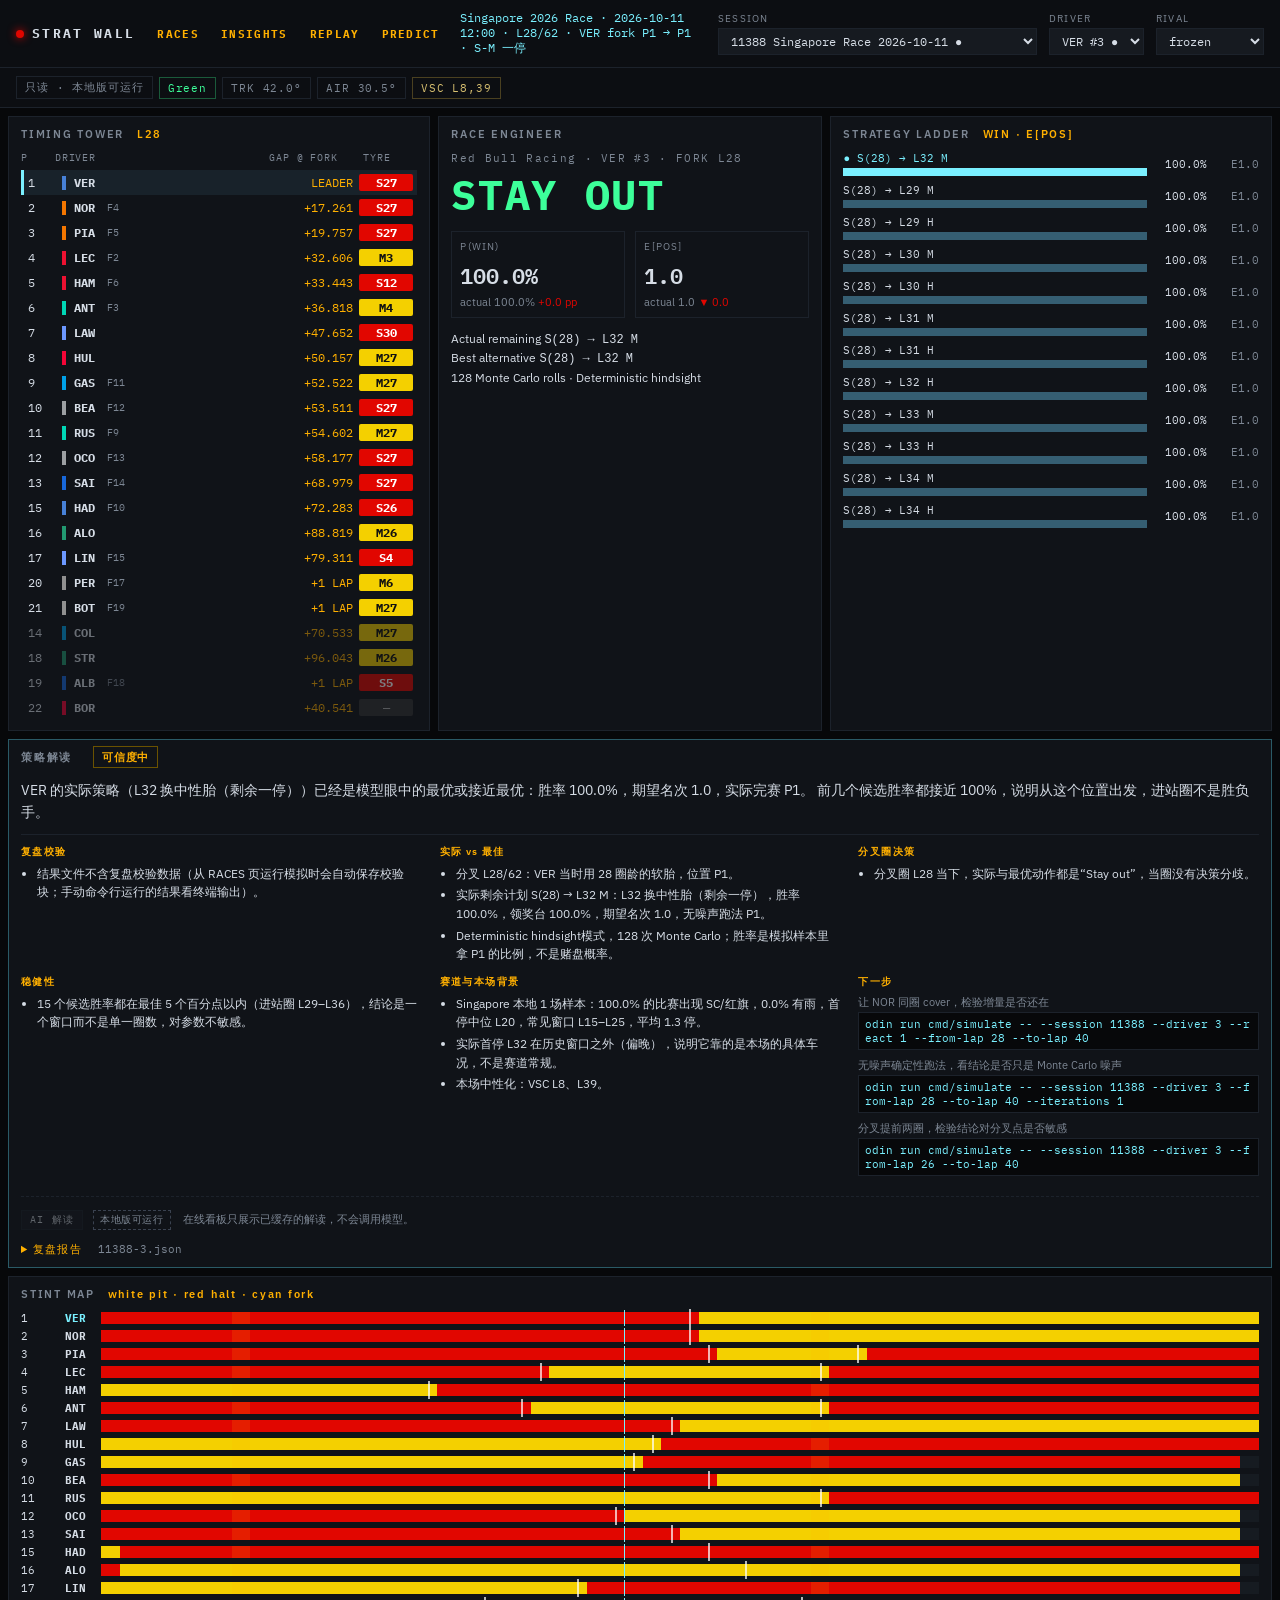
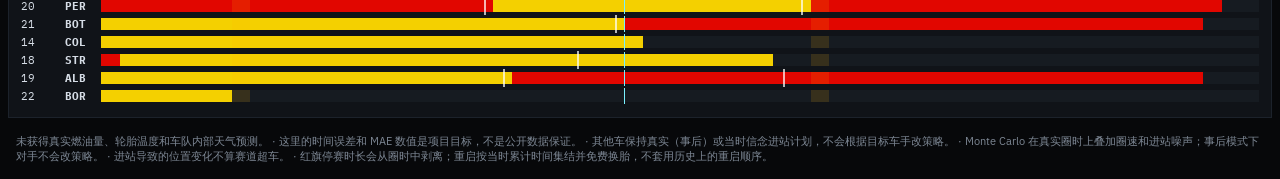
<file: index.html>
<!DOCTYPE html>
<html data-static="1" lang="zh-CN">
<head>
  <meta charset="utf-8" />
  <meta name="viewport" content="width=device-width, initial-scale=1" />
  <title>STRAT WALL</title>
  <link rel="preconnect" href="https://fonts.googleapis.com" />
  <link rel="preconnect" href="https://fonts.gstatic.com" crossorigin />
  <link href="https://fonts.googleapis.com/css2?family=IBM+Plex+Mono:wght@400;500;600;700&family=IBM+Plex+Sans:wght@400;500;600&display=swap" rel="stylesheet" />
  <link rel="stylesheet" href="styles.css?v=explain1" />
</head>
<body>
  <header class="top">
    <div class="brand">
      <span class="live-dot"></span>
      STRAT WALL
      <a class="nav" href="races.html">RACES</a>
      <a class="nav" href="insights.html">INSIGHTS</a>
      <a class="nav" href="replay.html">REPLAY</a>
      <a class="nav" href="insights.html#predict">PREDICT</a>
    </div>
    <div class="meta" id="meta">loading…</div>
    <div class="controls">
      <label>SESSION
        <select id="session"></select>
      </label>
      <label>DRIVER
        <select id="driver"></select>
      </label>
      <label>RIVAL
        <select id="react">
          <option value="">frozen</option>
          <option value="1">react file</option>
          <option value="0">no react</option>
        </select>
      </label>
    </div>
  </header>

  <div class="flags" id="flags"></div>

  <main class="grid">
    <section class="panel tower-panel">
      <h2>TIMING TOWER <span id="tower-sub"></span></h2>
      <div class="tower-head">
        <span>P</span><span>DRIVER</span><span>GAP @ FORK</span><span>TYRE</span>
      </div>
      <div id="tower"></div>
    </section>

    <section class="panel call-panel">
      <h2>RACE ENGINEER</h2>
      <div id="call"></div>
    </section>

    <section class="panel strat-panel">
      <h2>STRATEGY LADDER <span>WIN · E[POS]</span></h2>
      <div id="ladder"></div>
    </section>
  </main>

  <section class="panel stint-panel explain-panel" id="explain-panel" hidden>
    <h2>策略解读 <span id="explain-sub"></span></h2>
    <div id="explain"></div>
  </section>

  <section class="panel stint-panel">
    <h2>STINT MAP <span>white pit · red halt · cyan fork</span></h2>
    <div id="stints"></div>
  </section>

  <footer class="caveats" id="caveats"></footer>
  <script src="app.js?v=explain1"></script>
</body>
</html>
</file>
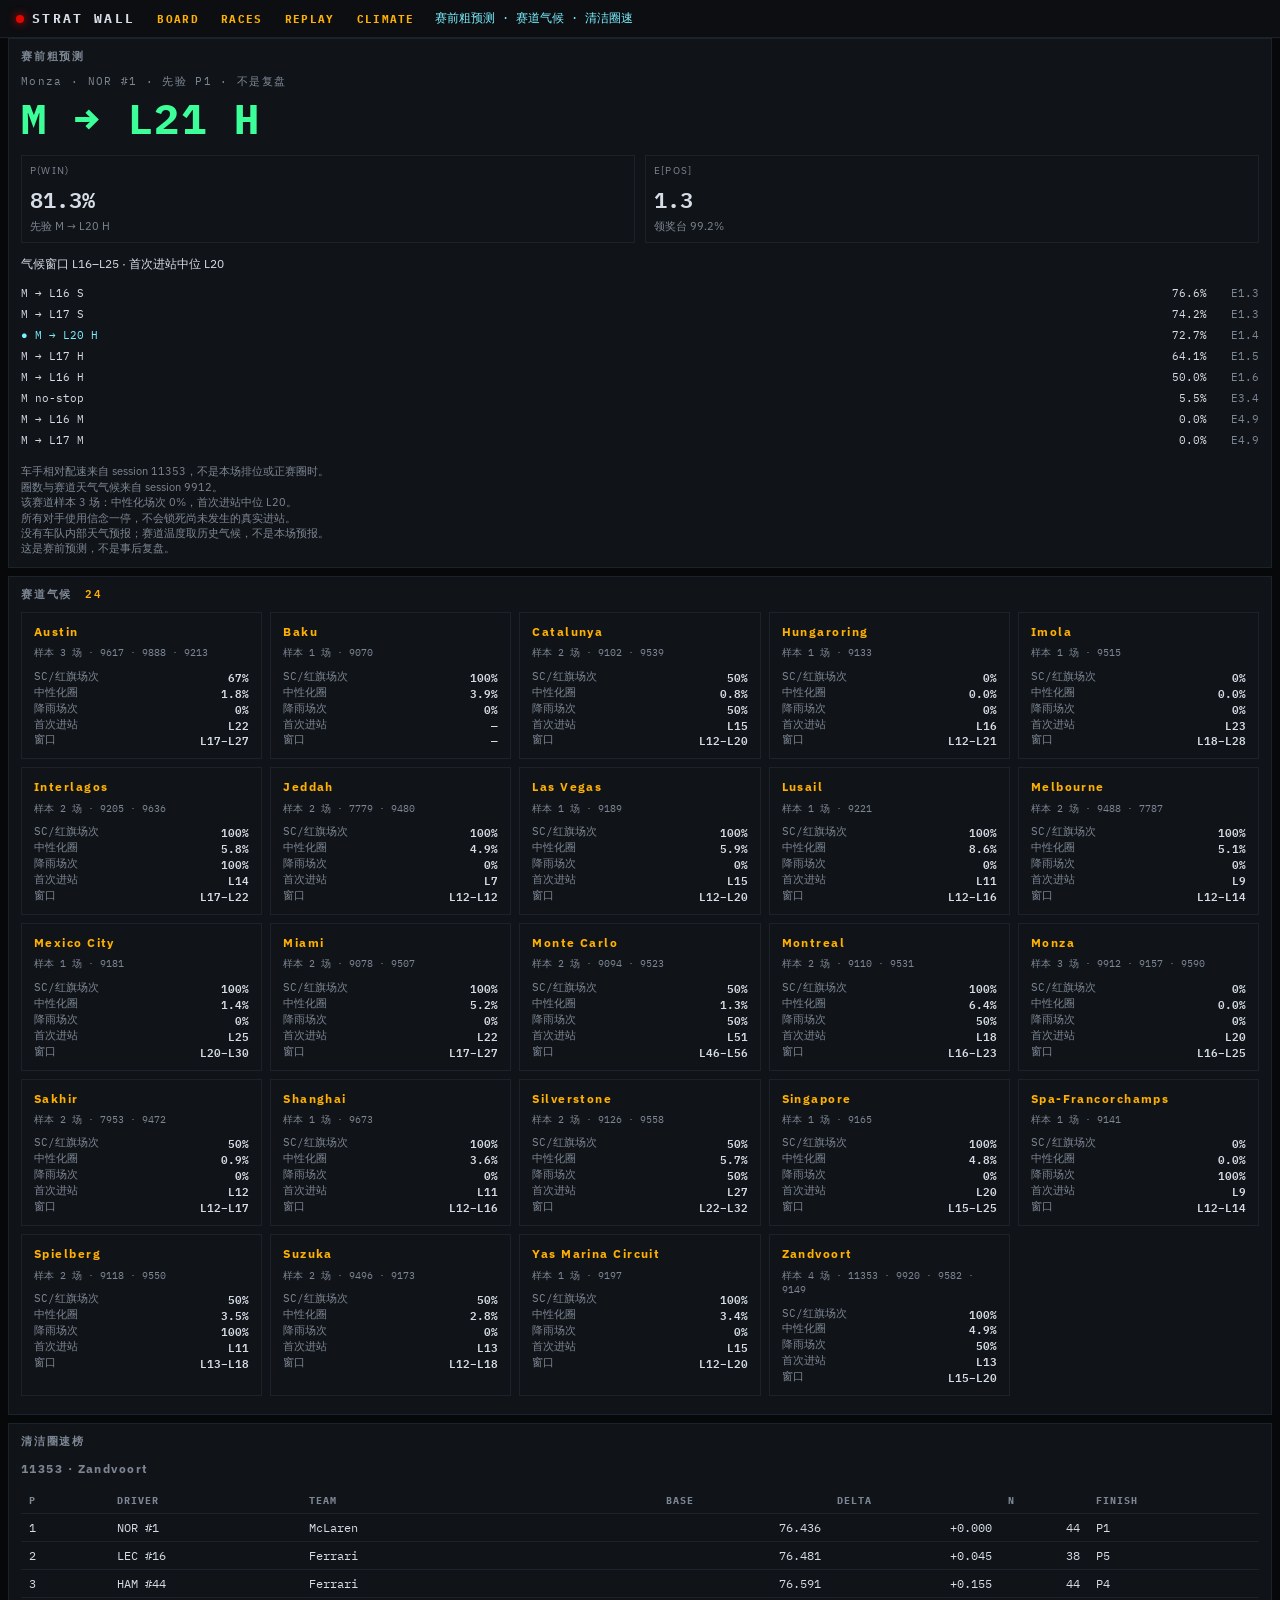
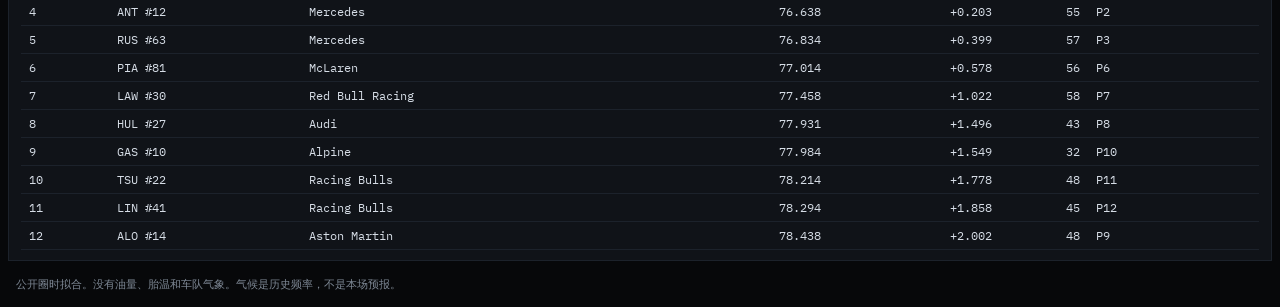
<file: insights.html>
<!DOCTYPE html>
<html data-static="1" lang="zh-CN" class="insights">
<head>
  <meta charset="utf-8" />
  <meta name="viewport" content="width=device-width, initial-scale=1" />
  <title>INSIGHTS · STRAT WALL</title>
  <link rel="preconnect" href="https://fonts.googleapis.com" />
  <link rel="preconnect" href="https://fonts.gstatic.com" crossorigin />
  <link href="https://fonts.googleapis.com/css2?family=IBM+Plex+Mono:wght@400;500;600;700&family=IBM+Plex+Sans:wght@400;500;600&display=swap" rel="stylesheet" />
  <link rel="stylesheet" href="styles.css?v=replay1" />
</head>
<body class="insights">
  <header class="top">
    <div class="brand">
      <span class="live-dot"></span>
      STRAT WALL
      <a class="nav" href="index.html">BOARD</a>
      <a class="nav" href="races.html">RACES</a>
      <a class="nav" href="replay.html">REPLAY</a>
      <a class="nav" href="#climate-panel">CLIMATE</a>
    </div>
    <div class="meta">赛前粗预测 · 赛道气候 · 清洁圈速</div>
  </header>
  <section class="panel call-panel" id="predict">
    <h2>赛前粗预测</h2>
    <div id="predict-body"></div>
  </section>
  <section class="panel stint-panel" id="climate-panel">
    <h2>赛道气候 <span id="climate-count"></span></h2>
    <div class="cards" id="climate"></div>
  </section>
  <section class="panel stint-panel">
    <h2>清洁圈速榜</h2>
    <div id="pace"></div>
  </section>
  <footer class="caveats">公开圈时拟合。没有油量、胎温和车队气象。气候是历史频率，不是本场预报。</footer>
  <script src="insights.js?v=replay1"></script>
</body>
</html>
</file>
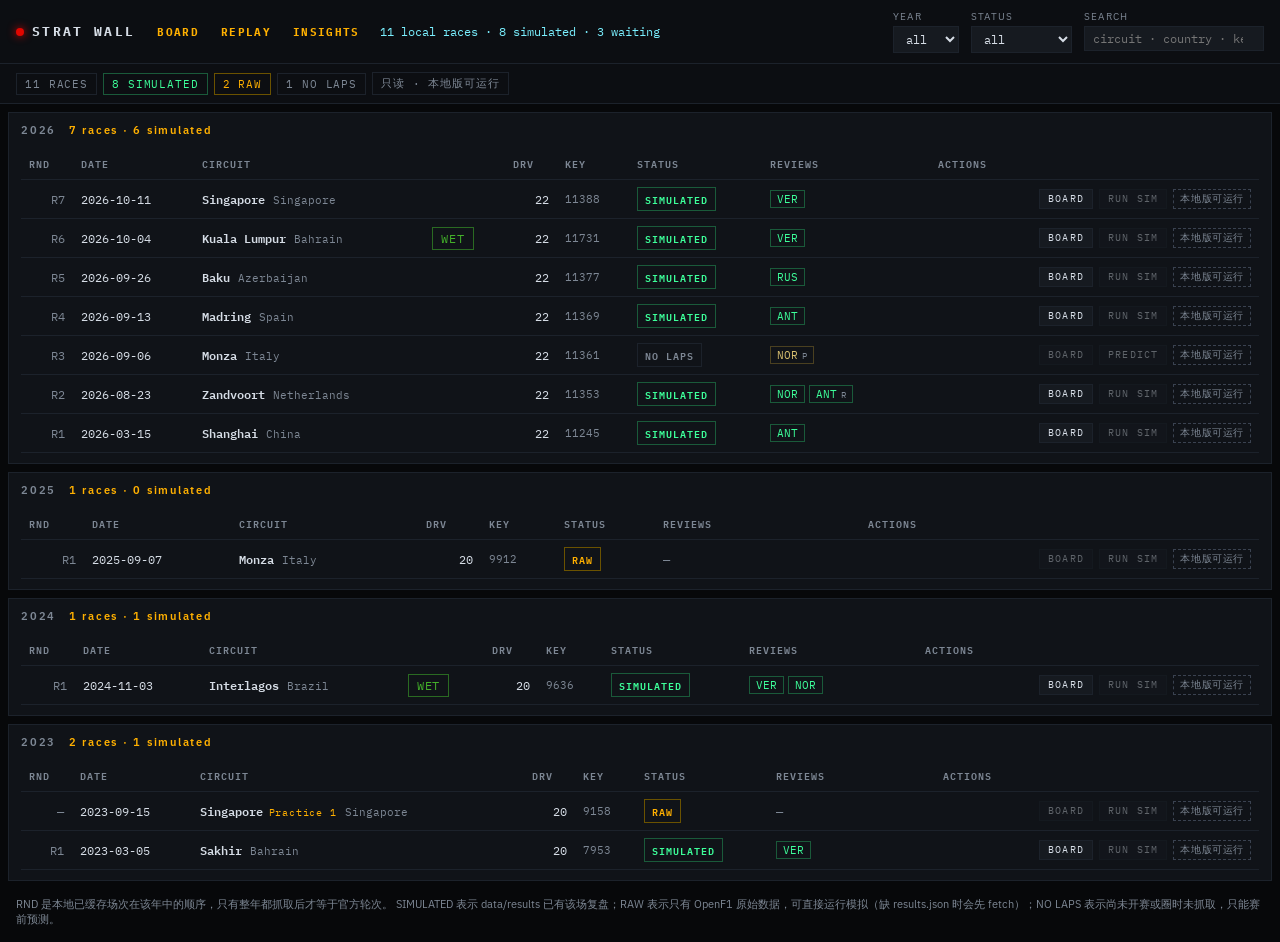
<file: races.html>
<!DOCTYPE html>
<html data-static="1" lang="zh-CN" class="races">
<head>
  <meta charset="utf-8" />
  <meta name="viewport" content="width=device-width, initial-scale=1" />
  <title>RACES · STRAT WALL</title>
  <link rel="preconnect" href="https://fonts.googleapis.com" />
  <link rel="preconnect" href="https://fonts.gstatic.com" crossorigin />
  <link href="https://fonts.googleapis.com/css2?family=IBM+Plex+Mono:wght@400;500;600;700&family=IBM+Plex+Sans:wght@400;500;600&display=swap" rel="stylesheet" />
  <link rel="stylesheet" href="styles.css?v=races1" />
</head>
<body class="races">
  <header class="top">
    <div class="brand">
      <span class="live-dot"></span>
      STRAT WALL
      <a class="nav" href="index.html">BOARD</a>
      <a class="nav" href="replay.html">REPLAY</a>
      <a class="nav" href="insights.html">INSIGHTS</a>
    </div>
    <div class="meta" id="meta">loading…</div>
    <div class="controls race-controls">
      <label>YEAR
        <select id="year"><option value="">all</option></select>
      </label>
      <label>STATUS
        <select id="status">
          <option value="">all</option>
          <option value="simulated">simulated</option>
          <option value="raw">raw only</option>
          <option value="pending">no laps</option>
        </select>
      </label>
      <label>SEARCH
        <input id="search" type="search" placeholder="circuit · country · key" autocomplete="off" />
      </label>
    </div>
  </header>

  <div class="flags race-summary" id="summary"></div>

  <section class="panel jobs-panel" id="jobs-panel" hidden>
    <h2>JOBS <span id="jobs-sub"></span></h2>
    <div id="jobs"></div>
  </section>

  <main id="races"></main>

  <footer class="caveats" id="caveats">
    RND 是本地已缓存场次在该年中的顺序，只有整年都抓取后才等于官方轮次。
    SIMULATED 表示 data/results 已有该场复盘；RAW 表示只有 OpenF1 原始数据，可直接运行模拟（缺 results.json 时会先 fetch）；NO LAPS 表示尚未开赛或圈时未抓取，只能赛前预测。
  </footer>

  <dialog id="run-dialog" class="run-dialog">
    <form method="dialog" id="run-form">
      <h2 id="run-title">RUN SIMULATION</h2>
      <div class="run-kicker" id="run-kicker"></div>
      <div class="run-fields" id="run-fields">
        <label>DRIVER
          <select id="run-driver" required></select>
        </label>
        <label class="sim-only">FORK / FROM LAP
          <input id="run-from" type="number" min="1" max="120" value="20" required />
        </label>
        <label class="sim-only">TO LAP
          <input id="run-to" type="number" min="1" max="120" value="32" required />
        </label>
        <label class="sim-only">RIVAL REACT
          <select id="run-react"><option value="">frozen (none)</option></select>
        </label>
        <label class="sim-only">ITERATIONS
          <input id="run-iter" type="number" min="1" max="4096" placeholder="128" />
        </label>
      </div>
      <div class="run-note" id="run-note"></div>
      <pre class="run-cmd" id="run-cmd"></pre>
      <div class="run-error" id="run-error"></div>
      <div class="run-actions">
        <button type="button" class="btn" id="run-cancel">CANCEL</button>
        <button type="submit" class="btn primary" id="run-submit">START</button>
      </div>
    </form>
  </dialog>

  <script src="races.js?v=races1"></script>
</body>
</html>
</file>
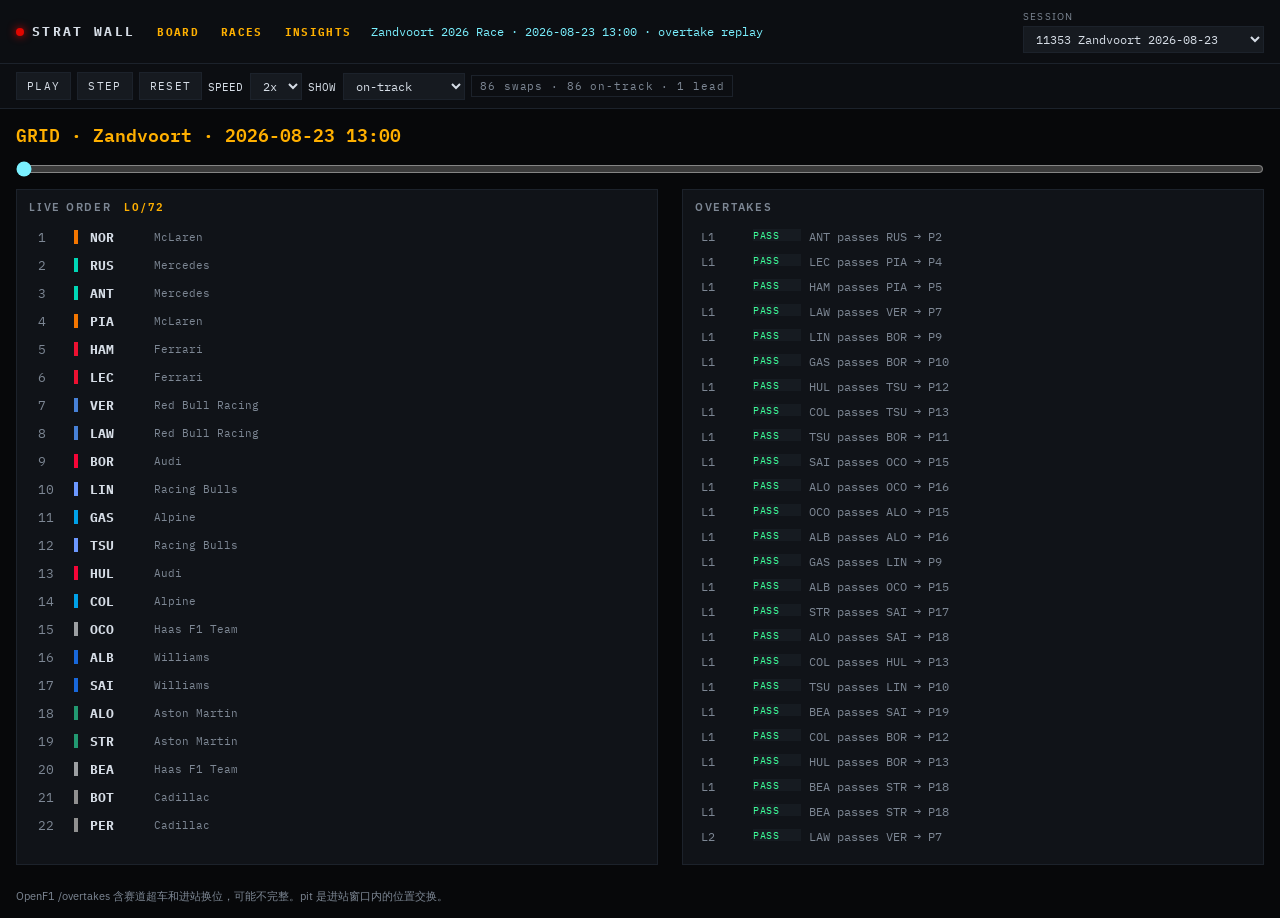
<file: replay.html>
<!DOCTYPE html>
<html data-static="1" lang="zh-CN" class="replay">
<head>
  <meta charset="utf-8" />
  <meta name="viewport" content="width=device-width, initial-scale=1" />
  <title>OVERTAKE REPLAY · STRAT WALL</title>
  <link rel="preconnect" href="https://fonts.googleapis.com" />
  <link rel="preconnect" href="https://fonts.gstatic.com" crossorigin />
  <link href="https://fonts.googleapis.com/css2?family=IBM+Plex+Mono:wght@400;500;600;700&family=IBM+Plex+Sans:wght@400;500;600&display=swap" rel="stylesheet" />
  <link rel="stylesheet" href="styles.css?v=replay2" />
</head>
<body class="replay">
  <header class="top">
    <div class="brand">
      <span class="live-dot"></span>
      STRAT WALL
      <a class="nav" href="index.html">BOARD</a>
      <a class="nav" href="races.html">RACES</a>
      <a class="nav" href="insights.html">INSIGHTS</a>
    </div>
    <div class="meta" id="meta">overtake replay</div>
    <div class="controls">
      <label>SESSION
        <select id="session"></select>
      </label>
    </div>
  </header>

  <div class="flags replay-controls">
    <button type="button" id="btn-play">PLAY</button>
    <button type="button" id="btn-step">STEP</button>
    <button type="button" id="btn-reset">RESET</button>
    <label>SPEED
      <select id="speed">
        <option value="700">1x</option>
        <option value="350" selected>2x</option>
        <option value="160">4x</option>
        <option value="70">8x</option>
      </select>
    </label>
    <label>SHOW
      <select id="filter">
        <option value="track" selected>on-track</option>
        <option value="all">all swaps</option>
        <option value="lead">lead changes</option>
      </select>
    </label>
    <span class="pill" id="count-pill"></span>
  </div>

  <div class="replay-call" id="call">GRID</div>
  <input class="replay-scrub" id="scrub" type="range" min="0" max="0" value="0" />

  <main class="replay-grid">
    <section class="panel replay-tower-panel">
      <h2>LIVE ORDER <span id="lap-sub"></span></h2>
      <div class="replay-stage" id="stage"></div>
    </section>
    <section class="panel">
      <h2>OVERTAKES</h2>
      <div class="replay-log" id="log"></div>
    </section>
  </main>

  <footer class="caveats" id="caveats"></footer>
  <script src="replay.js?v=replay2"></script>
</body>
</html>
</file>
<file: styles.css>
:root {
  --bg: #07080a;
  --panel: #101318;
  --line: #1c222b;
  --text: #d6dde6;
  --dim: #7d8794;
  --amber: #ffb000;
  --red: #e10600;
  --cyan: #7af0ff;
  --green: #3dff9a;
  --soft: #e10600;
  --medium: #f4d000;
  --hard: #ececec;
  --inter: #43b02a;
  --wet: #0b79d0;
}

* { box-sizing: border-box; }
html, body { margin: 0; background: var(--bg); color: var(--text); }
html:not(.insights):not(.replay),
body:not(.insights):not(.replay) {
  min-height: 100%;
  height: auto;
}
body {
  font-family: "IBM Plex Sans", sans-serif;
  display: flex;
  flex-direction: column;
  min-height: 100vh;
}

.top {
  display: flex;
  align-items: center;
  gap: 20px;
  padding: 10px 16px;
  border-bottom: 1px solid var(--line);
  background: #0c0e12;
}
.brand {
  font-family: "IBM Plex Mono", monospace;
  font-weight: 700;
  letter-spacing: 0.18em;
  font-size: 13px;
  display: flex;
  align-items: center;
  gap: 8px;
}
.live-dot {
  width: 8px; height: 8px; border-radius: 50%;
  background: var(--red);
  box-shadow: 0 0 8px var(--red);
}
.nav {
  margin-left: 14px;
  letter-spacing: 0.12em;
  font-size: 11px;
  color: var(--amber);
  text-decoration: none;
}
.nav:hover { color: var(--cyan); }
.insight-table {
  width: 100%;
  border-collapse: collapse;
  font-family: "IBM Plex Mono", monospace;
  font-size: 12px;
}
.insight-table th, .insight-table td {
  text-align: left;
  padding: 6px 8px;
  border-bottom: 1px solid var(--line);
}
.insight-table th { color: var(--dim); font-size: 10px; letter-spacing: 0.1em; }
.insight-table td.num { text-align: right; }
.cards {
  display: grid;
  grid-template-columns: repeat(auto-fill, minmax(min(200px, 100%), 1fr));
  gap: 8px;
  margin-bottom: 8px;
  width: 100%;
}
.card {
  border: 1px solid var(--line);
  padding: 10px 12px;
  font-size: 12px;
  line-height: 1.45;
  color: var(--dim);
  min-width: 0;
}
.card h3 { margin: 0 0 6px; font-size: 12px; letter-spacing: 0.12em; color: var(--amber); }
.card-kicker {
  font-family: "IBM Plex Mono", monospace;
  font-size: 10px;
  color: var(--dim);
  margin-bottom: 8px;
  word-break: break-word;
}
.card-row {
  display: flex;
  justify-content: space-between;
  gap: 10px;
  font-family: "IBM Plex Mono", monospace;
  font-size: 11px;
}
.card-row b { color: var(--text); font-weight: 600; }
.meta {
  font-family: "IBM Plex Mono", monospace;
  font-size: 12px;
  color: var(--cyan);
  flex: 1;
}
.controls { display: flex; gap: 12px; }

.flags {
  display: flex;
  flex-wrap: wrap;
  gap: 6px;
  align-items: center;
  padding: 8px 16px;
  border-bottom: 1px solid var(--line);
  background: #0c0e12;
  font-family: "IBM Plex Mono", monospace;
  font-size: 11px;
}
.pill {
  border: 1px solid var(--line);
  padding: 3px 8px;
  letter-spacing: 0.08em;
  color: var(--dim);
}
.pill.wet { color: var(--inter); border-color: #2a6a22; }
.pill.rain { color: var(--cyan); border-color: #2a5a66; }
.pill.red { color: #fff; background: var(--red); border-color: var(--red); }
.pill.sc { color: var(--amber); border-color: #6a5200; }
.pill.vsc { color: #d8c070; border-color: #4a4020; }
.pill.phase.Green { color: var(--green); border-color: #1a5a3a; }
.pill.phase.Yellow, .pill.phase.Safety_Car { color: var(--amber); }
.pill.phase.Red_Flag { color: #fff; background: var(--red); border-color: var(--red); }
.pill.phase.VSC { color: #d8c070; }
.restart-line { color: var(--dim); letter-spacing: 0.04em; }
.restart-line b { color: var(--text); font-weight: 600; }

.controls label {
  font-size: 10px;
  letter-spacing: 0.12em;
  color: var(--dim);
  display: flex;
  flex-direction: column;
  gap: 3px;
}
select {
  background: #161a20;
  color: var(--text);
  border: 1px solid var(--line);
  font-family: "IBM Plex Mono", monospace;
  font-size: 12px;
  padding: 4px 8px;
}

.grid {
  display: grid;
  grid-template-columns: minmax(280px, 1.1fr) minmax(280px, 1fr) minmax(280px, 1.15fr);
  gap: 8px;
  padding: 8px;
  flex: 1 1 auto;
  min-height: 280px;
}
.panel {
  background: var(--panel);
  border: 1px solid var(--line);
  padding: 10px 12px;
  min-height: 0;
  overflow: auto;
}
.panel h2 {
  margin: 0 0 10px;
  font-size: 11px;
  letter-spacing: 0.16em;
  color: var(--dim);
  font-weight: 600;
}
.panel h2 span { color: var(--amber); margin-left: 8px; }

.tower-head, .trow {
  display: grid;
  grid-template-columns: 28px 1fr 88px 54px;
  gap: 6px;
  font-family: "IBM Plex Mono", monospace;
  font-size: 12px;
  align-items: center;
}
.tower-head { color: var(--dim); font-size: 10px; letter-spacing: 0.08em; margin-bottom: 6px; }
.trow { padding: 4px 4px; border-left: 3px solid transparent; }
.trow.target { background: #18222a; border-left-color: var(--cyan); }
.trow.dnf { opacity: 0.45; }
.acr { font-weight: 700; display: flex; align-items: center; gap: 8px; }
.team-pip { width: 4px; height: 14px; }
.gap { color: var(--amber); text-align: right; }
.tyre {
  font-weight: 700;
  text-align: center;
  border-radius: 2px;
  padding: 1px 0;
  color: #111;
}
.tyre.S { background: var(--soft); color: #fff; }
.tyre.M { background: var(--medium); }
.tyre.H { background: var(--hard); }
.tyre.I { background: var(--inter); color: #fff; }
.tyre.W { background: var(--wet); color: #fff; }
.tyre.\? { background: #333; color: #aaa; }

.call-kicker {
  font-family: "IBM Plex Mono", monospace;
  font-size: 11px;
  color: var(--dim);
  letter-spacing: 0.12em;
}
.call-action {
  font-family: "IBM Plex Mono", monospace;
  font-size: 42px;
  font-weight: 700;
  letter-spacing: 0.04em;
  line-height: 1.05;
  margin: 8px 0 14px;
}
.call-action.stay { color: var(--green); }
.call-action.pit { color: var(--amber); }
.metrics {
  display: grid;
  grid-template-columns: 1fr 1fr;
  gap: 10px;
}
.metric {
  border: 1px solid var(--line);
  padding: 8px;
}
.metric .lbl { font-size: 10px; color: var(--dim); letter-spacing: 0.12em; }
.metric .val {
  font-family: "IBM Plex Mono", monospace;
  font-size: 22px;
  font-weight: 600;
  margin-top: 4px;
}
.metric .sub { font-size: 11px; color: var(--dim); margin-top: 2px; }
.delta-up { color: var(--green); }
.delta-down { color: var(--red); }
.call-note {
  margin-top: 12px;
  font-size: 12px;
  color: var(--text);
  line-height: 1.45;
}

.srow {
  display: grid;
  grid-template-columns: 1fr 52px 44px;
  gap: 8px;
  align-items: center;
  margin-bottom: 7px;
  font-family: "IBM Plex Mono", monospace;
  font-size: 11px;
}
.srow.actual .slabel { color: var(--cyan); }
.srow.best .slabel { color: var(--amber); }
.slabel { white-space: nowrap; overflow: hidden; text-overflow: ellipsis; }
.bar-wrap { height: 8px; background: #1b2129; position: relative; margin-top: 3px; }
.bar { height: 100%; background: #355e72; }
.srow.best .bar { background: var(--amber); }
.srow.actual .bar { background: var(--cyan); }
.pct { text-align: right; color: var(--text); }
.epos { text-align: right; color: var(--dim); }

.stint-panel {
  margin: 0 8px 8px;
  flex: 0 0 auto;
  overflow: visible;
  min-height: unset;
}
html.insights,
html.replay,
html:has(body.insights),
html:has(body.replay) {
  height: auto !important;
  min-height: 100%;
  overflow-y: auto;
}
body.insights,
body.replay {
  display: block;
  height: auto !important;
  min-height: 100vh;
  overflow: visible;
}
body.insights .panel,
body.replay .panel {
  overflow: visible;
  max-height: none;
  flex: none;
  flex-shrink: 0;
  min-height: 0;
  margin: 0 8px 8px;
}
body.insights .cards {
  display: grid;
  grid-template-columns: repeat(auto-fill, minmax(min(200px, 100%), 1fr));
}
body.insights #climate-panel { scroll-margin-top: 12px; }
.smap {
  display: grid;
  grid-template-columns: 36px 28px 1fr;
  gap: 8px;
  align-items: center;
  margin-bottom: 4px;
  font-family: "IBM Plex Mono", monospace;
  font-size: 11px;
}
.smap.target .acr { color: var(--cyan); }
.track {
  position: relative;
  height: 12px;
  background: #161b21;
}
.seg {
  position: absolute;
  top: 0; bottom: 0;
}
.seg.SOFT { background: var(--soft); }
.seg.MEDIUM { background: var(--medium); }
.seg.HARD { background: var(--hard); }
.seg.INTERMEDIATE { background: var(--inter); }
.seg.WET { background: var(--wet); }
.fork {
  position: absolute;
  top: -2px; bottom: -2px;
  width: 1px;
  background: var(--cyan);
  z-index: 2;
}
.band {
  position: absolute;
  top: 0; bottom: 0;
  z-index: 1;
  pointer-events: none;
}
.band.red { background: rgba(225, 6, 0, 0.38); }
.band.sc { background: rgba(255, 176, 0, 0.28); }
.band.vsc { background: rgba(255, 176, 0, 0.14); }
.halt, .rpit {
  position: absolute;
  top: -3px; bottom: -3px;
  width: 2px;
  z-index: 3;
}
.halt { background: var(--red); }
.rpit { background: #fff; opacity: 0.7; }
.finish-tag { color: var(--dim); font-size: 10px; margin-left: 4px; font-weight: 400; }

.caveats {
  padding: 8px 16px 14px;
  font-size: 11px;
  color: var(--dim);
  line-height: 1.4;
}
.empty { color: var(--dim); padding: 20px 0; font-size: 13px; }

.replay-controls button {
  background: #161a20;
  color: var(--text);
  border: 1px solid var(--line);
  font-family: "IBM Plex Mono", monospace;
  font-size: 11px;
  letter-spacing: 0.12em;
  padding: 6px 10px;
  cursor: pointer;
}
.replay-controls button:hover { border-color: var(--cyan); color: var(--cyan); }
.replay-call {
  font-family: "IBM Plex Mono", monospace;
  font-size: 18px;
  font-weight: 600;
  padding: 10px 16px 4px;
  color: var(--amber);
}
.replay-scrub {
  width: calc(100% - 32px);
  margin: 8px 16px 4px;
  accent-color: var(--cyan);
}
.replay-grid {
  display: grid;
  grid-template-columns: minmax(280px, 1.1fr) minmax(280px, 1fr);
  gap: 8px;
  padding: 8px;
}
.replay-stage {
  position: relative;
}
.rrow {
  position: absolute;
  left: 0; right: 0;
  height: 26px;
  display: grid;
  grid-template-columns: 28px 8px 56px 1fr;
  align-items: center;
  gap: 8px;
  padding: 0 6px;
  font-family: "IBM Plex Mono", monospace;
  font-size: 13px;
  border-left: 3px solid transparent;
  transition: transform 280ms ease, background 180ms ease, border-color 180ms ease;
}
.rrow.pass {
  background: #143326;
  border-left-color: var(--green);
  z-index: 2;
  box-shadow: inset 0 0 0 1px rgba(61, 255, 154, 0.35);
}
.rrow.victim { background: #241818; border-left-color: var(--red); }
.rrow.gone { opacity: 0; }
.rpos { color: var(--dim); }
.rteam { color: var(--dim); font-size: 11px; white-space: nowrap; overflow: hidden; text-overflow: ellipsis; }
.replay-log {
  max-height: min(70vh, 640px);
  overflow: auto;
  font-family: "IBM Plex Mono", monospace;
  font-size: 12px;
}
.log-row {
  display: grid;
  grid-template-columns: 44px 48px 1fr;
  gap: 8px;
  padding: 5px 4px;
  cursor: pointer;
  color: var(--dim);
  border-left: 2px solid transparent;
}
.log-row.done { color: var(--text); }
.log-row.on { color: var(--amber); border-left-color: var(--amber); background: #18222a; }
.log-row .tag { font-size: 10px; letter-spacing: 0.08em; }
.log-row .tag.track { color: var(--green); }
.log-row .tag.pit { color: var(--dim); }
.log-row .tag.lead { color: var(--amber); }

/* ---- race list ---------------------------------------------------------- */
html.races,
html:has(body.races) {
  height: auto !important;
  min-height: 100%;
  overflow-y: auto;
}
body.races {
  display: block;
  height: auto !important;
  min-height: 100vh;
  overflow: visible;
}
body.races .panel {
  overflow: visible;
  max-height: none;
  flex: none;
  min-height: 0;
  margin: 8px 8px 0;
}
body.races main { padding-bottom: 8px; }
.race-controls input[type="search"] {
  background: #161a20;
  color: var(--text);
  border: 1px solid var(--line);
  font-family: "IBM Plex Mono", monospace;
  font-size: 12px;
  padding: 4px 8px;
  min-width: 180px;
}
.race-controls input[type="search"]:focus, .run-dialog input:focus, .run-dialog select:focus { outline: 1px solid var(--cyan); }
.pill.ok { color: var(--green); border-color: #1a5a3a; }
.pill.rawp { color: var(--amber); border-color: #6a5200; }
.pill.dimp { color: var(--dim); }
.table-wrap { overflow-x: auto; }
.race-table {
  width: 100%;
  border-collapse: collapse;
  font-family: "IBM Plex Mono", monospace;
  font-size: 12px;
}
.race-table th, .race-table td {
  text-align: left;
  padding: 7px 8px;
  border-bottom: 1px solid var(--line);
  vertical-align: middle;
  white-space: nowrap;
}
.race-table th { color: var(--dim); font-size: 10px; letter-spacing: 0.1em; font-weight: 600; }
.race-table td.num { text-align: right; }
.race-table td.rnd { color: var(--dim); }
.race-table td.key { color: var(--dim); font-size: 11px; }
.race-table td.circuit b { font-weight: 600; color: var(--text); }
.race-table td.circuit .country { color: var(--dim); margin-left: 8px; font-size: 11px; }
.race-table .sess-tag { color: var(--amber); font-size: 10px; letter-spacing: 0.08em; margin-left: 6px; }
.race-table tr.race-row:hover td { background: #141920; }
.race-table tr.focus td { background: #18222a; box-shadow: inset 3px 0 0 var(--cyan); }
.race-table td.actions { text-align: right; }
.race-table td.actions > * { margin-left: 6px; }
.race-table td.reviews { white-space: normal; min-width: 120px; }
.badge {
  display: inline-flex;
  align-items: center;
  gap: 6px;
  padding: 2px 7px;
  border: 1px solid var(--line);
  font-size: 10px;
  letter-spacing: 0.1em;
  color: var(--dim);
  font-weight: 600;
}
.badge.ok { color: var(--green); border-color: #1a5a3a; }
.badge.raw { color: var(--amber); border-color: #6a5200; }
.badge.raw.needs-fetch { border-style: dashed; }
.badge.bad { color: #fff; background: var(--red); border-color: var(--red); }
.badge.run { color: var(--cyan); border-color: #2a5a66; }
.badge.dim { color: var(--dim); }
.chip {
  display: inline-block;
  padding: 1px 6px;
  margin: 1px 4px 1px 0;
  border: 1px solid #1a5a3a;
  color: var(--green);
  font-size: 11px;
  text-decoration: none;
}
.chip:hover { border-color: var(--cyan); color: var(--cyan); }
.chip i { font-style: normal; color: var(--dim); margin-left: 4px; font-size: 9px; }
.chip.predict { border-color: #4a4020; color: #d8c070; }
.dimtext { color: var(--dim); }
.btn {
  display: inline-block;
  background: #161a20;
  color: var(--text);
  border: 1px solid var(--line);
  font-family: "IBM Plex Mono", monospace;
  font-size: 11px;
  letter-spacing: 0.12em;
  padding: 6px 10px;
  cursor: pointer;
  text-decoration: none;
  line-height: 1;
}
.btn:hover { border-color: var(--cyan); color: var(--cyan); }
.btn.sm { font-size: 10px; padding: 4px 8px; }
.btn.primary { border-color: #6a5200; color: var(--amber); }
.btn.primary:hover { border-color: var(--amber); background: #1d1a12; }
.btn.disabled, .btn:disabled { opacity: 0.4; cursor: not-allowed; pointer-events: none; }
.spin {
  width: 8px; height: 8px;
  border: 1.5px solid var(--cyan);
  border-top-color: transparent;
  border-radius: 50%;
  animation: spin 0.9s linear infinite;
}
@keyframes spin { to { transform: rotate(360deg); } }
.jobs-panel { border-color: #2a5a66; }
.job { border-top: 1px solid var(--line); padding: 8px 0; }
.job:first-child { border-top: 0; }
.job-head {
  display: flex;
  align-items: center;
  gap: 10px;
  flex-wrap: wrap;
  font-family: "IBM Plex Mono", monospace;
  font-size: 12px;
}
.job-title { flex: 1 1 auto; }
.job-title b { color: var(--amber); font-weight: 600; }
.job-time { color: var(--dim); font-size: 11px; }
.job-actions { display: flex; gap: 6px; }
.job-error { color: var(--red); font-size: 11px; margin: 6px 0 0; font-family: "IBM Plex Mono", monospace; }
.job-log {
  margin: 8px 0 0;
  padding: 8px 10px;
  max-height: 260px;
  overflow: auto;
  background: #07080a;
  border: 1px solid var(--line);
  font-size: 11px;
  line-height: 1.4;
  color: var(--dim);
  white-space: pre-wrap;
}
.run-dialog {
  background: var(--panel);
  color: var(--text);
  border: 1px solid #2a5a66;
  padding: 16px 18px;
  width: min(560px, calc(100vw - 32px));
  font-family: "IBM Plex Sans", sans-serif;
}
.run-dialog::backdrop { background: rgba(0, 0, 0, 0.7); }
.run-dialog h2 { margin: 0 0 4px; font-size: 12px; letter-spacing: 0.16em; color: var(--amber); }
.run-kicker { font-family: "IBM Plex Mono", monospace; font-size: 11px; color: var(--cyan); margin-bottom: 12px; }
.run-fields { display: grid; grid-template-columns: 1fr 1fr; gap: 10px; }
.run-fields label {
  display: flex;
  flex-direction: column;
  gap: 3px;
  font-size: 10px;
  letter-spacing: 0.12em;
  color: var(--dim);
}
.run-fields label:first-child { grid-column: 1 / -1; }
.run-fields label[hidden] { display: none; }
.run-dialog input, .run-dialog select {
  background: #161a20;
  color: var(--text);
  border: 1px solid var(--line);
  font-family: "IBM Plex Mono", monospace;
  font-size: 12px;
  padding: 5px 8px;
  width: 100%;
}
.run-note { font-size: 12px; color: var(--dim); line-height: 1.45; margin: 12px 0 8px; }
.run-cmd {
  margin: 0;
  padding: 8px 10px;
  background: #07080a;
  border: 1px solid var(--line);
  font-family: "IBM Plex Mono", monospace;
  font-size: 11px;
  color: var(--text);
  white-space: pre-wrap;
  word-break: break-all;
}
.run-error { color: var(--red); font-size: 12px; min-height: 16px; margin: 8px 0 0; font-family: "IBM Plex Mono", monospace; }
.run-actions { display: flex; justify-content: flex-end; gap: 8px; margin-top: 10px; }
.sim-hint { margin-top: 10px; font-size: 12px; color: var(--dim); font-family: "IBM Plex Mono", monospace; }
.sim-hint a { color: var(--amber); }

/* ---- strategy reading (board) ------------------------------------------- */
.explain-panel { border-color: #2a5a66; }
.pill.conf.high { color: var(--green); border-color: #1a5a3a; }
.pill.conf.medium { color: var(--amber); border-color: #6a5200; }
.pill.conf.low { color: var(--red); border-color: #5a1a1a; }
.xverdict {
  font-size: 14px;
  line-height: 1.6;
  color: var(--text);
  padding: 4px 0 10px;
  border-bottom: 1px solid var(--line);
  margin-bottom: 10px;
}
.xrun {
  font-family: "IBM Plex Mono", monospace;
  font-size: 10px;
  color: var(--dim);
  margin: -4px 0 10px;
  word-break: break-all;
}
.xgrid {
  display: grid;
  grid-template-columns: repeat(auto-fit, minmax(min(320px, 100%), 1fr));
  gap: 8px 18px;
}
.xsec h4 {
  margin: 0 0 6px;
  font-size: 10px;
  letter-spacing: 0.14em;
  color: var(--amber);
  font-weight: 600;
  display: flex;
  align-items: center;
  gap: 10px;
}
.xsec ul { margin: 0; padding-left: 16px; font-size: 12px; line-height: 1.55; color: var(--text); }
.xsec li { margin-bottom: 3px; }
.xstep { display: flex; flex-direction: column; gap: 2px; margin-bottom: 8px; font-size: 11px; color: var(--dim); }
.xstep code {
  font-family: "IBM Plex Mono", monospace;
  font-size: 11px;
  color: var(--cyan);
  background: #07080a;
  border: 1px solid var(--line);
  padding: 4px 6px;
  word-break: break-all;
  user-select: all;
}
.xllm { margin-top: 12px; padding-top: 10px; border-top: 1px dashed var(--line); }
.xllm-body { font-size: 13px; line-height: 1.65; color: var(--text); max-width: 880px; }
.xllm-body h4 { color: var(--cyan); margin: 10px 0 4px; letter-spacing: 0.08em; }
.xllm-body p { margin: 0 0 8px; }
.xllm-body ul { margin: 0 0 8px; padding-left: 18px; }
.xllm-body code { font-family: "IBM Plex Mono", monospace; color: var(--amber); font-size: 12px; }
.xmeta { font-size: 11px; color: var(--dim); font-weight: 400; letter-spacing: 0; margin-left: 8px; }
.xerr { color: var(--red); }

.local-hint {
  display: inline-flex;
  align-items: center;
  margin-left: 6px;
  padding: 2px 6px;
  border: 1px dashed #3a4250;
  color: var(--dim);
  font-family: "IBM Plex Mono", monospace;
  font-size: 10px;
  letter-spacing: 0.06em;
  white-space: nowrap;
}
.xreport { margin-top: 12px; }
.xreport summary {
  cursor: pointer;
  font-size: 11px;
  letter-spacing: 0.12em;
  color: var(--amber);
  font-family: "IBM Plex Mono", monospace;
}
.xreport .xllm-body { margin-top: 8px; }
.race-cards { display: none; }
.race-card {
  border: 1px solid var(--line);
  padding: 10px 12px;
  display: flex;
  flex-direction: column;
  gap: 8px;
}
.race-card.focus { box-shadow: inset 3px 0 0 var(--cyan); }
.race-card-top {
  display: flex;
  flex-wrap: wrap;
  align-items: center;
  gap: 8px;
  font-family: "IBM Plex Mono", monospace;
}
.race-card-top b { font-size: 14px; letter-spacing: 0.04em; }
.race-card-top span { color: var(--dim); font-size: 11px; }
.race-card-meta {
  font-family: "IBM Plex Mono", monospace;
  font-size: 11px;
  color: var(--dim);
}
.race-card .actions { display: flex; flex-wrap: wrap; gap: 6px; align-items: center; }
.race-card .actions > * { margin: 0; }

@media (max-width: 980px) {
  .grid { grid-template-columns: 1fr; }
  .race-controls input[type="search"] { min-width: 0; width: 100%; min-height: 36px; }
  .race-table td.actions > * { margin: 2px 0 2px 6px; }
  .run-fields { grid-template-columns: 1fr; }
  .top {
    flex-wrap: wrap;
    gap: 10px;
    padding: 10px 12px 12px;
  }
  .brand { width: 100%; flex-wrap: wrap; row-gap: 6px; }
  .nav { margin-left: 0; padding: 6px 2px; }
  .meta { flex: 1 1 100%; font-size: 11px; line-height: 1.35; overflow-wrap: anywhere; }
  .controls { width: 100%; flex-wrap: wrap; }
  .controls label { flex: 1 1 140px; min-width: 0; }
  select, .race-controls input[type="search"] { min-height: 40px; width: 100%; font-size: 14px; }
  .call-action { font-size: 32px; }
  .trow, .smap { min-height: 32px; }
  .flags { padding: 8px 12px; }
  .srow { grid-template-columns: 1fr 48px 40px; }
  .replay-grid { grid-template-columns: 1fr; }
  .replay-call { font-size: 14px; line-height: 1.35; }
  .btn, .btn.sm { min-height: 36px; padding: 8px 12px; display: inline-flex; align-items: center; }
  .local-hint { min-height: 36px; }
}

@media (max-width: 760px) {
  .table-wrap { display: none; }
  .race-cards { display: flex; flex-direction: column; gap: 8px; }
  .panel { padding: 10px; }
  .stint-panel, body.races .panel { margin-left: 8px; margin-right: 8px; }
  .smap { grid-template-columns: 22px 42px 1fr; font-size: 11px; }
  .call-action { font-size: 28px; word-break: break-word; }
}
</file>
